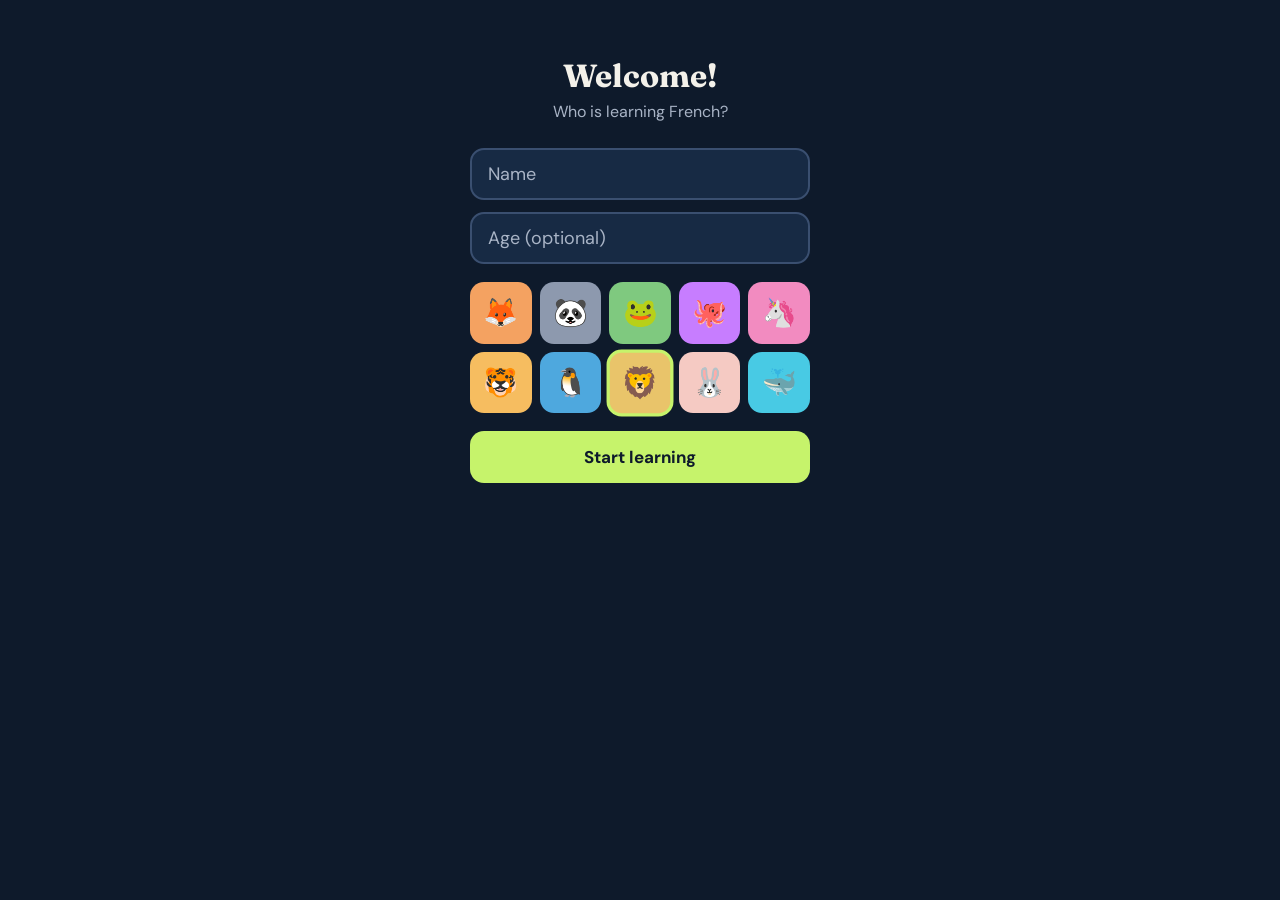
<file: exam.html>
<!doctype html>
<html lang="en">
<head>
<meta charset="utf-8">
<title>French A1 Mock Exam</title>
<meta name="viewport" content="width=device-width,initial-scale=1,viewport-fit=cover">
<meta name="theme-color" content="#0E1A2B">
<meta name="apple-mobile-web-app-capable" content="yes">
<meta name="mobile-web-app-capable" content="yes">
<link rel="manifest" href="manifest.webmanifest">
<link rel="apple-touch-icon" href="icon-192.png">
<link rel="preconnect" href="https://fonts.googleapis.com">
<link href="https://fonts.googleapis.com/css2?family=DM+Sans:wght@400;500;700&family=Fraunces:opsz,wght@9..144,600;9..144,700&display=swap" rel="stylesheet">
<link rel="stylesheet" href="app.css">
<style>
/* Exam-only additions */
.doc { background: #F7F4EE; color: #14213D; border-radius: 12px; padding: 14px 16px; white-space: pre-line; line-height: 1.5; font-size: 15.5px; }
.doc.poster { text-align: center; font-weight: 500; border: 3px double #14213D; }
.doc.ad { border-left: 6px solid #E8B23A; }
.doc.menu { font-family: 'Fraunces', Georgia, serif; text-align: center; }
.field { display: flex; flex-direction: column; gap: 4px; }
.field label { font-size: 13px; font-weight: 700; color: #A9B4C6; }
.field input, textarea { min-height: 46px; border-radius: 12px; border: 2px solid #3A4F70; background: #172A44; color: #F3F1EA; font-size: 16px; padding: 8px 12px; font-family: inherit; width: 100%; }
textarea { min-height: 170px; line-height: 1.45; resize: vertical; }
.timer { margin-left: auto; font-weight: 700; font-variant-numeric: tabular-nums; background: #172A44; border-radius: 999px; padding: 6px 12px; font-size: 14px; }
.timer.low { background: #4A1D1D; color: #F28B82; }
.qrow { display: flex; flex-direction: column; gap: 8px; }
.qrow .opt { min-height: 48px; font-size: 16px; }
.score-row { display: flex; justify-content: space-between; align-items: center; padding: 10px 0; border-bottom: 1px solid #22344F; font-weight: 700; }
.rate { display: flex; gap: 6px; flex-wrap: wrap; margin-top: 6px; }
.rate .chip { min-height: 36px; font-size: 13px; }
</style>
<script src="profiles.js"></script>
<script src="nav.js"></script>
</head>
<body>
<div id="app" aria-live="polite"></div>
<script src="exam-data.js"></script>
<script src="exam.js"></script>
<script>if ("serviceWorker" in navigator) navigator.serviceWorker.register("sw.js").catch(function () {});</script>
</body>
</html>
</file>
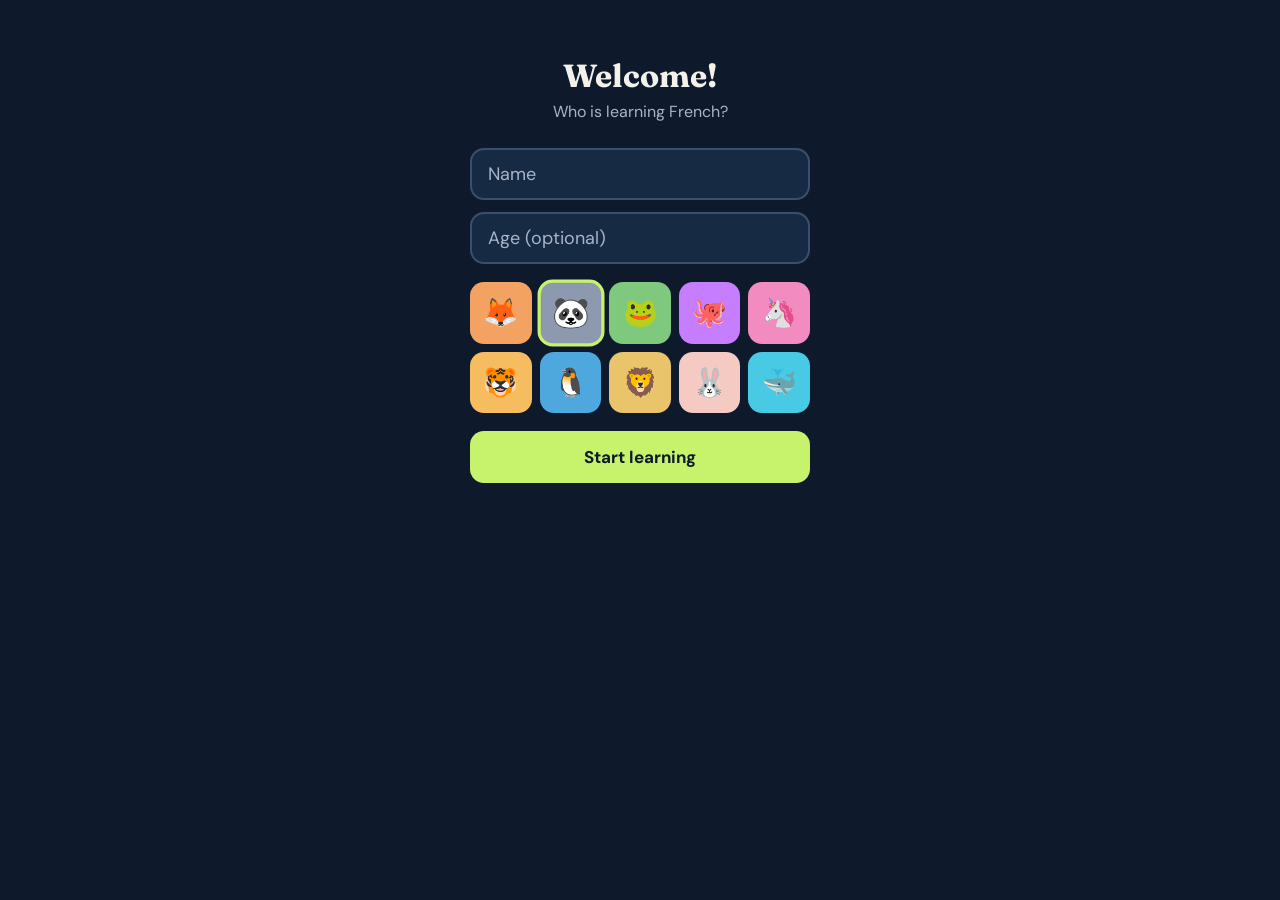
<file: learn.html>
<!doctype html>
<html lang="en">
<head>
<meta charset="utf-8">
<title>French A1 Lessons</title>
<meta name="viewport" content="width=device-width,initial-scale=1,viewport-fit=cover">
<meta name="theme-color" content="#0E1A2B">
<meta name="apple-mobile-web-app-capable" content="yes">
<meta name="mobile-web-app-capable" content="yes">
<link rel="manifest" href="manifest.webmanifest">
<link rel="apple-touch-icon" href="icon-192.png">
<link rel="preconnect" href="https://fonts.googleapis.com">
<link href="https://fonts.googleapis.com/css2?family=DM+Sans:wght@400;500;700&family=Fraunces:opsz,wght@9..144,600;9..144,700&display=swap" rel="stylesheet">
<link rel="stylesheet" href="app.css">
<script src="profiles.js"></script>
<script src="nav.js"></script>
</head>
<body>
<div id="app" aria-live="polite"></div>
<script src="learn-data.js"></script>
<script src="learn.js"></script>
<script>if ("serviceWorker" in navigator) navigator.serviceWorker.register("sw.js").catch(function () {});</script>
</body>
</html>
</file>
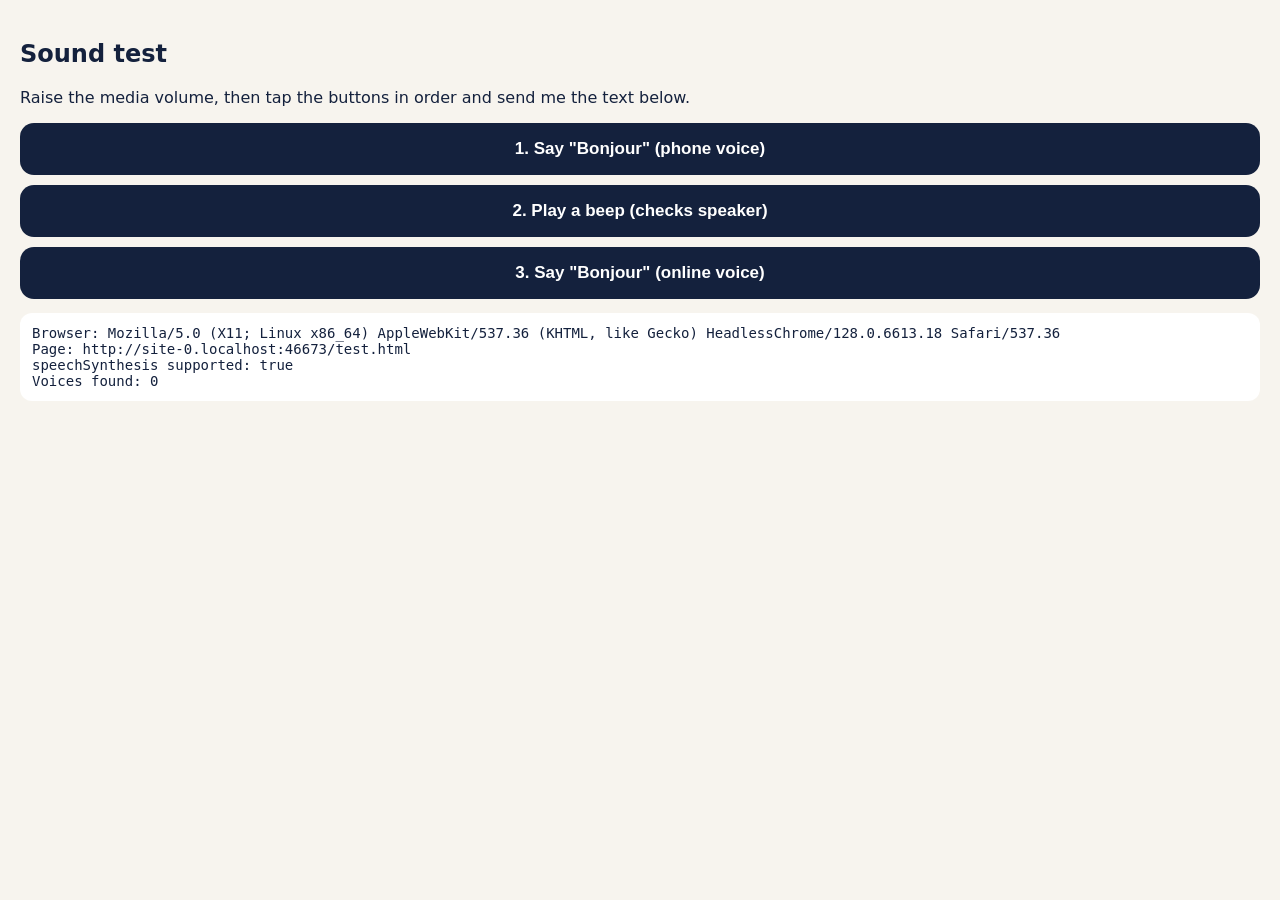
<file: test.html>
<!doctype html><html lang="en"><head><meta charset="utf-8"><meta name="viewport" content="width=device-width,initial-scale=1">
<title>Sound test</title>
<style>body{font-family:system-ui,sans-serif;margin:0;padding:20px;background:#F7F4EE;color:#14213D}
button{display:block;width:100%;min-height:52px;margin:10px 0;font-size:17px;font-weight:700;border:0;border-radius:14px;background:#14213D;color:#fff}
pre{white-space:pre-wrap;background:#fff;border-radius:12px;padding:12px;font-size:14px}</style></head><body>
<h2>Sound test</h2>
<p>Raise the media volume, then tap the buttons in order and send me the text below.</p>
<button id="b1">1. Say "Bonjour" (phone voice)</button>
<button id="b2">2. Play a beep (checks speaker)</button>
<button id="b3">3. Say "Bonjour" (online voice)</button>
<pre id="o">Loading…</pre>
<script>
var o=document.getElementById('o'),log=[];
function L(m){log.push(m);o.textContent=log.join('\n');}
L('Browser: '+navigator.userAgent);
L('Page: '+location.href);
L('speechSynthesis supported: '+('speechSynthesis' in window));
function vs(){try{var v=speechSynthesis.getVoices();L('Voices found: '+v.length+(v.length?' | French: '+v.filter(function(x){return /^fr/i.test(String(x.lang).replace('_','-'))}).map(function(x){return x.name+' ('+x.lang+')'}).join(', '):''));}catch(e){L('getVoices error: '+e);}}
setTimeout(vs,500);setTimeout(vs,2500);
document.getElementById('b1').onclick=function(){try{var u=new SpeechSynthesisUtterance('Bonjour, ça va ?');u.lang='fr-FR';
u.onstart=function(){L('1: started')};u.onend=function(){L('1: ended')};u.onerror=function(e){L('1: ERROR '+e.error)};
window._u=u;speechSynthesis.cancel();speechSynthesis.speak(u);L('1: requested');setTimeout(function(){L('1: speaking='+speechSynthesis.speaking+' pending='+speechSynthesis.pending)},1500);}catch(e){L('1: exception '+e)}};
document.getElementById('b2').onclick=function(){try{var c=new (window.AudioContext||window.webkitAudioContext)();var s=c.createOscillator();s.connect(c.destination);s.frequency.value=600;s.start();setTimeout(function(){s.stop();L('2: beep done')},600);L('2: beep playing');}catch(e){L('2: exception '+e)}};
document.getElementById('b3').onclick=function(){try{var a=new Audio('https://translate.google.com/translate_tts?ie=UTF-8&client=tw-ob&tl=fr&q=Bonjour');
a.onplaying=function(){L('3: playing')};a.onended=function(){L('3: ended')};a.onerror=function(){L('3: ERROR (blocked or offline)')};
var p=a.play();if(p&&p.catch)p.catch(function(e){L('3: play rejected '+e)});L('3: requested');}catch(e){L('3: exception '+e)}};
</script></body></html>
</file>
<file: app.css>
/* Allez! French – shared styles for the Lessons tab and the mock exam (dark theme). */
html, body { margin: 0; height: 100%; background: #0E1A2B; }
body { color: #F3F1EA; font-family: 'DM Sans', system-ui, sans-serif; }
* { box-sizing: border-box; }
button { font-family: inherit; cursor: pointer; color: inherit; }
button:focus-visible, input:focus-visible, a:focus-visible { outline: 3px solid #C6F36B; outline-offset: 2px; }
button:disabled { cursor: default; }
input::placeholder { color: #A9B4C6; }

/* Layout: one scrolling column above the shared tab bar (nav.js). */
#app { max-width: 520px; margin: 0 auto; height: calc(100dvh - 64px - env(safe-area-inset-bottom)); display: flex; flex-direction: column; position: relative; overflow: hidden; }
.scroll { flex: 1; min-height: 0; overflow-y: auto; padding: 56px 22px 32px; display: flex; flex-direction: column; gap: 16px; }
.serif { font-family: 'Fraunces', Georgia, serif; font-weight: 700; }
.kicker { font-size: 12px; font-weight: 700; letter-spacing: 0.12em; text-transform: uppercase; color: #C6F36B; }
.muted { color: #A9B4C6; }
.card { background: #172A44; border-radius: 16px; padding: 14px; }
.bar { height: 10px; background: rgba(243, 241, 234, 0.15); border-radius: 999px; overflow: hidden; }
.bar > div { height: 100%; background: #C6F36B; border-radius: 999px; transition: width .4s; }
.btn { min-height: 54px; border: 0; border-radius: 14px; font-weight: 700; font-size: 17px; background: #C6F36B; color: #0E1A2B; width: 100%; box-shadow: 0 4px 0 #8FBF3A; }
.btn.ghost { background: transparent; color: #F3F1EA; border: 1.5px solid #3A4F70; box-shadow: none; }
.btn:disabled { background: #2A3D59; color: #6F7F99; box-shadow: none; }
.chip { min-height: 40px; padding: 0 14px; border-radius: 999px; border: 1.5px solid #3A4F70; background: transparent; font-weight: 700; font-size: 14px; }
.chip.on { background: #C6F36B; color: #0E1A2B; border-color: #C6F36B; }
.back { display: inline-flex; align-items: center; gap: 6px; color: #C6F36B; font-weight: 700; font-size: 14px; background: none; border: 0; min-height: 44px; padding: 0; align-self: flex-start; }
.icon-btn { width: 44px; height: 44px; flex: none; border: 0; background: transparent; border-radius: 12px; display: flex; align-items: center; justify-content: center; }

/* Course path */
.step { display: flex; align-items: center; gap: 12px; width: 100%; text-align: left; background: #172A44; border: 2px solid #172A44; border-radius: 16px; padding: 12px 14px; }
.step.next { border-color: #C6F36B; }
.step .num { width: 40px; height: 40px; border-radius: 12px; flex: none; display: flex; align-items: center; justify-content: center; font-family: 'Fraunces', Georgia, serif; font-weight: 700; font-size: 17px; background: #26405F; color: #F3F1EA; }
.step.done .num { background: #7FE0A8; color: #0E1A2B; }
.step.next .num { background: #C6F36B; color: #0E1A2B; }
.tag { font-size: 11px; font-weight: 700; letter-spacing: 0.06em; text-transform: uppercase; padding: 2px 8px; border-radius: 999px; }
.tag.g { background: #26405F; color: #9EC5FF; }
.tag.d { background: #3B2A55; color: #D7B8FF; }
.tag.t { background: #4A3A1A; color: #FFD58A; }

/* Lesson / dialogue */
.ex { display: flex; align-items: center; gap: 8px; padding: 6px 4px 6px 12px; border-bottom: 1px solid #22344F; }
.ex .fr { font-weight: 700; font-size: 16px; }
.ex .en { font-size: 13.5px; color: #A9B4C6; margin-top: 2px; }
.bubble { max-width: 85%; padding: 10px 12px; border-radius: 16px; font-size: 16px; line-height: 1.35; border: 2px solid transparent; text-align: left; }
.bubble.A { background: #172A44; align-self: flex-start; border-bottom-left-radius: 4px; }
.bubble.B { background: #26405F; align-self: flex-end; border-bottom-right-radius: 4px; }
.bubble.hot { border-color: #C6F36B; }
.bubble .en { font-size: 13px; color: #A9B4C6; margin-top: 4px; }
.blur { filter: blur(5px); }

/* Quiz */
.top { display: flex; align-items: center; gap: 12px; padding: 52px 20px 8px; }
.opt { display: flex; align-items: center; gap: 12px; width: 100%; min-height: 56px; padding: 10px 14px; border-radius: 14px; text-align: left; font-size: 17px; font-weight: 500; background: #172A44; border: 2px solid #3A4F70; }
.opt.sel { background: #26405F; border-color: #C6F36B; }
.opt.right { background: #123D2B; border-color: #7FE0A8; }
.opt.wrong { background: #4A1D1D; border-color: #F28B82; }
.gap { display: inline-block; min-width: 64px; border-bottom: 3px solid #C6F36B; text-align: center; color: #C6F36B; }
.fb { padding: 16px 22px 24px; display: flex; flex-direction: column; gap: 10px; }
.fb.ok { background: #123D2B; }
.fb.no { background: #4A1D1D; }
.num-in { width: 100%; min-height: 60px; border-radius: 14px; border: 2px solid #3A4F70; background: #172A44; color: #F3F1EA; font-size: 26px; text-align: center; font-family: inherit; }
.combo { background: #FFE8CC; color: #9A3412; border-radius: 999px; padding: 3px 10px; font-size: 13px; font-weight: 700; animation: pop .35s ease-out; }

@keyframes pop { 0% { transform: scale(.6); opacity: 0 } 70% { transform: scale(1.08); opacity: 1 } 100% { transform: scale(1) } }
@keyframes fall { 0% { transform: translateY(-12vh) rotate(0) } 100% { transform: translateY(110vh) rotate(540deg) } }
.confetti { position: absolute; inset: 0; pointer-events: none; overflow: hidden; z-index: 6; }
.confetti span { position: absolute; top: 0; animation: fall 3s ease-in both; }
@media (prefers-reduced-motion: reduce) { * { animation: none !important; } .confetti { display: none; } }
</file>
